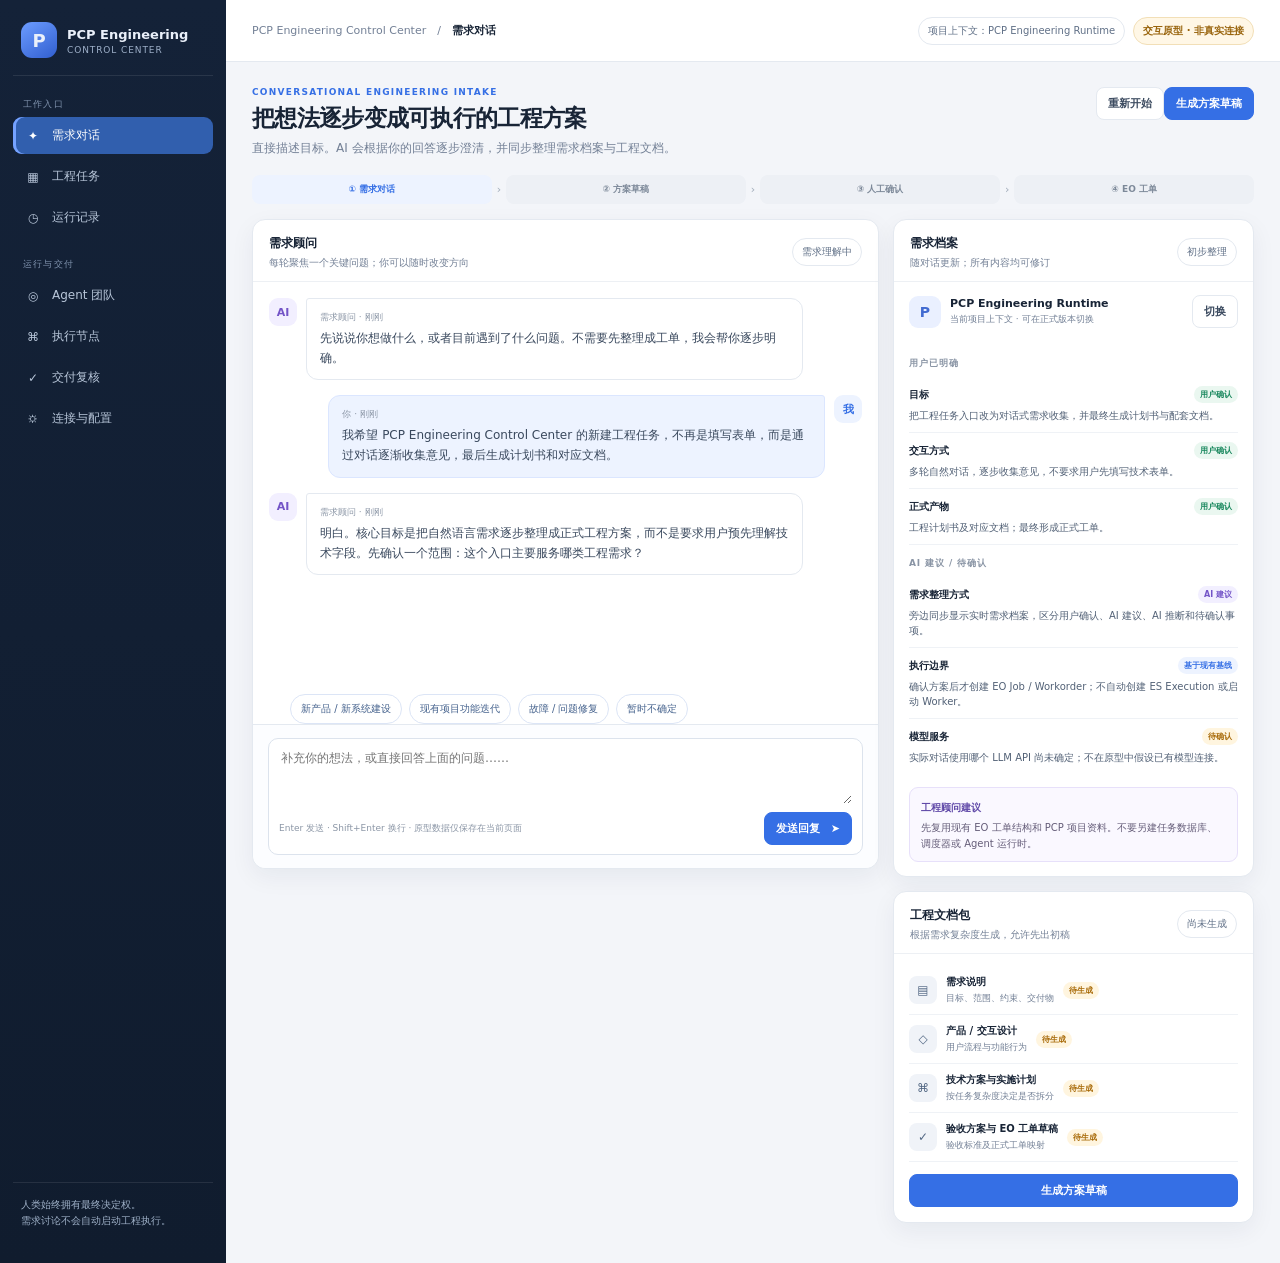
<file: design/pcp-engineering-control-center-conversational-intake-demo.html>
<!doctype html>
<html lang="zh-CN">
<head>
<meta charset="utf-8"><meta name="viewport" content="width=device-width,initial-scale=1">
<title>PCP Engineering Control Center · 对话式需求工作区</title>
<style>
:root{--bg:#f3f5f9;--surface:#fff;--surface2:#f8fafc;--ink:#182436;--muted:#738096;--line:#e4e9f0;--nav:#142238;--blue:#356fe5;--blue2:#edf3ff;--green:#16865b;--green2:#eaf7f0;--amber:#a86a08;--amber2:#fff5df;--purple:#7354c7;--purple2:#f2efff;--shadow:0 8px 24px rgba(25,42,70,.06);font-family:Inter,ui-sans-serif,system-ui,-apple-system,"Segoe UI","Microsoft YaHei",sans-serif}
*{box-sizing:border-box}body{margin:0;background:var(--bg);color:var(--ink);font-size:14px}button,textarea{font:inherit}button{cursor:pointer}.app{min-height:100vh;display:grid;grid-template-columns:226px minmax(0,1fr)}.side{background:linear-gradient(180deg,var(--nav),#101c2e);color:#eaf0fa;padding:20px 13px;display:flex;flex-direction:column;gap:22px}.brand{display:flex;align-items:center;gap:10px;padding:2px 8px 17px;border-bottom:1px solid #ffffff17}.mark{width:36px;height:36px;border-radius:11px;background:linear-gradient(145deg,#6c9cff,#315fd0);display:grid;place-items:center;font-weight:800;font-size:18px}.brand b{font-size:13px}.brand small{display:block;color:#9fb1ca;font-size:9px;margin-top:3px;letter-spacing:.1em}.nav-label{font-size:9px;color:#8194af;letter-spacing:.13em;padding:0 10px 6px}.nav{display:grid;gap:4px}.nav button{border:0;background:transparent;color:#b8c6d9;text-align:left;padding:10px 11px;border-radius:9px;font-size:12px;display:flex;gap:10px;align-items:center}.nav button.active{background:#2a4264;color:white;box-shadow:inset 3px 0 #75a2ff}.nav button .ico{width:18px;text-align:center}.nav button.primary-nav{background:#315fae;color:#fff}.side-note{margin-top:auto;border-top:1px solid #ffffff17;padding:14px 8px;color:#9eb0c7;font-size:10px;line-height:1.6}.main{min-width:0}.top{height:62px;background:#fff;border-bottom:1px solid var(--line);display:flex;align-items:center;justify-content:space-between;padding:0 26px;position:sticky;top:0;z-index:3}.crumb{font-size:11px;color:var(--muted)}.crumb b{color:var(--ink)}.topright{display:flex;gap:8px;align-items:center}.pill{border:1px solid var(--line);border-radius:20px;padding:6px 9px;font-size:10px;color:#607087;background:#fff}.pill.demo{background:#fff7e6;border-color:#f2dfb7;color:#98630b;font-weight:700}.content{max-width:1580px;margin:auto;padding:25px 26px 40px}.head{display:flex;justify-content:space-between;align-items:flex-start;gap:14px;margin-bottom:18px}.eyebrow{font-size:9px;letter-spacing:.14em;text-transform:uppercase;color:var(--blue);font-weight:800;margin-bottom:6px}.head h1{font-size:23px;letter-spacing:-.03em;margin:0 0 6px}.head p{font-size:12px;color:var(--muted);margin:0}.btn{border:1px solid var(--line);background:#fff;border-radius:8px;padding:8px 11px;font-size:11px;font-weight:650;color:#3c4b60}.btn.primary{background:var(--blue);border-color:var(--blue);color:#fff}.btn:disabled{opacity:.45;cursor:not-allowed}.layout{display:grid;grid-template-columns:minmax(440px,1.65fr) minmax(310px,.95fr);gap:14px;align-items:start}.card{background:var(--surface);border:1px solid var(--line);border-radius:13px;box-shadow:var(--shadow);min-width:0}.cardhead{padding:14px 16px 11px;border-bottom:1px solid #edf0f4;display:flex;align-items:center;justify-content:space-between;gap:10px}.cardhead b{font-size:12px}.cardhead small{display:block;color:var(--muted);font-size:10px;margin-top:4px}.chat{display:flex;flex-direction:column;min-height:650px}.chatbody{padding:16px;display:flex;flex-direction:column;gap:15px;flex:1;max-height:610px;overflow:auto}.msg{display:flex;gap:9px;max-width:90%}.msg.user{align-self:flex-end;flex-direction:row-reverse}.avatar{width:28px;height:28px;flex:none;border-radius:9px;background:var(--purple2);color:var(--purple);display:grid;place-items:center;font-size:11px;font-weight:800}.user .avatar{background:var(--blue2);color:var(--blue)}.bubble{padding:11px 13px;border:1px solid var(--line);border-radius:3px 12px 12px 12px;background:#fff;font-size:12px;line-height:1.65;color:#39485d}.user .bubble{background:var(--blue2);border-color:#dbe6ff;border-radius:12px 3px 12px 12px}.bubble .meta{font-size:9px;color:#8b96a6;margin-bottom:4px}.chips{display:flex;flex-wrap:wrap;gap:7px;margin:0 0 0 37px}.chip{border:1px solid #dce5f6;background:#fff;color:#45628d;padding:7px 10px;border-radius:20px;font-size:10px}.chip:hover{border-color:var(--blue);background:var(--blue2)}.composer{border-top:1px solid var(--line);padding:13px 15px;background:#fcfdff;border-radius:0 0 13px 13px}.composebox{border:1px solid #dce3ed;background:#fff;border-radius:10px;padding:9px 10px}.composebox textarea{border:0;outline:0;resize:vertical;width:100%;min-height:56px;font-size:12px;color:var(--ink)}.composefoot{display:flex;align-items:center;justify-content:space-between;gap:10px;margin-top:5px}.composefoot small{font-size:9px;color:#8b96a6}.rightcol{display:grid;gap:14px}.projectrow{display:flex;align-items:center;gap:9px;padding:13px 15px}.projecticon{width:32px;height:32px;border-radius:9px;background:#eaf0ff;color:#426bd1;display:grid;place-items:center;font-weight:800}.projectrow b{font-size:11px;display:block}.projectrow small{font-size:9px;color:var(--muted);display:block;margin-top:3px}.projectrow button{margin-left:auto}.dossier{padding:4px 15px 13px}.sectionlabel{font-size:9px;letter-spacing:.1em;color:#8a95a5;font-weight:800;text-transform:uppercase;margin:12px 0 7px}.field{padding:9px 0;border-bottom:1px solid #eff2f6}.field:last-child{border-bottom:0}.fieldtop{display:flex;justify-content:space-between;gap:8px;align-items:center}.fieldtop b{font-size:10px}.field p{font-size:10px;line-height:1.5;color:#526176;margin:5px 0 0}.tag{font-size:8px;font-weight:750;padding:3px 6px;border-radius:20px;white-space:nowrap}.tag.confirmed{background:var(--green2);color:var(--green)}.tag.suggested{background:var(--purple2);color:var(--purple)}.tag.inferred{background:var(--blue2);color:var(--blue)}.tag.pending{background:var(--amber2);color:var(--amber)}.advice{margin:0 15px 14px;padding:10px 11px;border:1px solid #e7e0fa;background:#faf8ff;border-radius:9px}.advice b{font-size:10px;color:#6049a8}.advice p{font-size:10px;color:#655d79;line-height:1.55;margin:5px 0 0}.docs{padding:12px 15px 15px}.docrow{display:flex;gap:9px;align-items:center;padding:9px 0;border-bottom:1px solid #eff2f6}.docrow:last-child{border:0}.docicon{width:28px;height:28px;border-radius:8px;background:#f0f3f8;color:#526783;display:grid;place-items:center;font-size:12px}.docrow b{font-size:10px;display:block}.docrow small{font-size:9px;color:var(--muted);display:block;margin-top:3px}.docrow button{margin-left:auto}.docactions{display:flex;gap:8px;margin-top:12px}.docactions .btn{flex:1}.progress{display:flex;align-items:center;gap:5px;margin:0 0 15px}.stage{flex:1;text-align:center;padding:8px 5px;border-radius:8px;background:#edf0f5;color:#7d8999;font-size:9px;font-weight:700}.stage.active{background:var(--blue2);color:var(--blue)}.stage.done{background:var(--green2);color:var(--green)}.arrow{color:#a2adba;font-size:11px}.toast{position:fixed;bottom:20px;left:50%;transform:translateX(-50%);background:#17263c;color:white;padding:10px 14px;border-radius:9px;font-size:11px;box-shadow:var(--shadow);opacity:0;pointer-events:none;transition:.2s;z-index:10}.toast.show{opacity:1}.modalbg{display:none;position:fixed;inset:0;background:#14223866;z-index:8;align-items:center;justify-content:center;padding:20px}.modalbg.show{display:flex}.modal{width:min(760px,100%);max-height:85vh;overflow:auto;background:#fff;border-radius:14px;box-shadow:0 20px 70px #0e1c3040}.modalhead{padding:15px 18px;border-bottom:1px solid var(--line);display:flex;justify-content:space-between;align-items:center}.modalhead b{font-size:13px}.modalbody{padding:18px;font-size:12px;line-height:1.7;color:#405067;white-space:pre-wrap}.modalfoot{padding:12px 18px;border-top:1px solid var(--line);display:flex;justify-content:flex-end;gap:8px}@media(max-width:1050px){.app{grid-template-columns:70px minmax(0,1fr)}.side{padding:18px 8px}.brand{justify-content:center}.brandtext,.nav-label,.nav button .label,.side-note{display:none}.nav button{justify-content:center}.nav button .ico{font-size:17px}.content{padding:18px}.layout{grid-template-columns:1fr}.rightcol{grid-template-columns:1fr 1fr}.chat{min-height:550px}}@media(max-width:680px){.app{display:block}.side{display:none}.top{padding:0 14px}.content{padding:15px 12px}.head{display:block}.head .actions{margin-top:12px}.rightcol{grid-template-columns:1fr}.layout{display:block}.chat{min-height:520px;margin-bottom:12px}.chatbody{max-height:480px}.msg{max-width:100%}}
</style>
</head>
<body>
<div class="app">
<aside class="side">
 <div class="brand"><div class="mark">P</div><div class="brandtext"><b>PCP Engineering</b><small>CONTROL CENTER</small></div></div>
 <div><div class="nav-label">工作入口</div><div class="nav"><button class="primary-nav active"><span class="ico">✦</span><span class="label">需求对话</span></button><button><span class="ico">▦</span><span class="label">工程任务</span></button><button><span class="ico">◷</span><span class="label">运行记录</span></button></div></div>
 <div><div class="nav-label">运行与交付</div><div class="nav"><button><span class="ico">◎</span><span class="label">Agent 团队</span></button><button><span class="ico">⌘</span><span class="label">执行节点</span></button><button><span class="ico">✓</span><span class="label">交付复核</span></button><button><span class="ico">⛭</span><span class="label">连接与配置</span></button></div></div>
 <div class="side-note">人类始终拥有最终决定权。<br>需求讨论不会自动启动工程执行。</div>
</aside>
<main class="main">
 <header class="top"><div class="crumb">PCP Engineering Control Center　/　<b>需求对话</b></div><div class="topright"><span class="pill">项目上下文：PCP Engineering Runtime</span><span class="pill demo">交互原型 · 非真实连接</span></div></header>
 <div class="content">
  <div class="head"><div><div class="eyebrow">Conversational engineering intake</div><h1>把想法逐步变成可执行的工程方案</h1><p>直接描述目标。AI 会根据你的回答逐步澄清，并同步整理需求档案与工程文档。</p></div><div class="actions"><button class="btn" onclick="resetDemo()">重新开始</button><button class="btn primary" id="generateTop" onclick="generatePackage()">生成方案草稿</button></div></div>
  <div class="progress"><div class="stage active" id="stage1">① 需求对话</div><span class="arrow">›</span><div class="stage" id="stage2">② 方案草稿</div><span class="arrow">›</span><div class="stage" id="stage3">③ 人工确认</div><span class="arrow">›</span><div class="stage" id="stage4">④ EO 工单</div></div>
  <div class="layout">
   <section class="card chat">
    <div class="cardhead"><div><b>需求顾问</b><small>每轮聚焦一个关键问题；你可以随时改变方向</small></div><span class="pill">需求理解中</span></div>
    <div class="chatbody" id="chatbody">
     <div class="msg"><div class="avatar">AI</div><div class="bubble"><div class="meta">需求顾问 · 刚刚</div>先说说你想做什么，或者目前遇到了什么问题。不需要先整理成工单，我会帮你逐步明确。</div></div>
     <div class="msg user"><div class="avatar">我</div><div class="bubble"><div class="meta">你 · 刚刚</div>我希望 PCP Engineering Control Center 的新建工程任务，不再是填写表单，而是通过对话逐渐收集意见，最后生成计划书和对应文档。</div></div>
     <div class="msg"><div class="avatar">AI</div><div class="bubble"><div class="meta">需求顾问 · 刚刚</div>明白。核心目标是把自然语言需求逐步整理成正式工程方案，而不是要求用户预先理解技术字段。先确认一个范围：这个入口主要服务哪类工程需求？</div></div>
    </div>
    <div class="chips" id="chips"><button class="chip" onclick="choose('新产品或新系统建设')">新产品 / 新系统建设</button><button class="chip" onclick="choose('现有项目功能迭代')">现有项目功能迭代</button><button class="chip" onclick="choose('故障排查与问题修复')">故障 / 问题修复</button><button class="chip" onclick="choose('暂时不确定，希望先讨论')">暂时不确定</button></div>
    <div class="composer"><div class="composebox"><textarea id="reply" placeholder="补充你的想法，或直接回答上面的问题……"></textarea><div class="composefoot"><small>Enter 发送 · Shift+Enter 换行 · 原型数据仅保存在当前页面</small><button class="btn primary" onclick="sendReply()">发送回复　➤</button></div></div></div>
   </section>
   <aside class="rightcol">
    <section class="card">
     <div class="cardhead"><div><b>需求档案</b><small>随对话更新；所有内容均可修订</small></div><span class="pill" id="dossierState">初步整理</span></div>
     <div class="projectrow"><div class="projecticon">P</div><div><b>PCP Engineering Runtime</b><small>当前项目上下文 · 可在正式版本切换</small></div><button class="btn" onclick="toast('原型说明：正式版将从现有项目列表选择')">切换</button></div>
     <div class="dossier">
      <div class="sectionlabel">用户已明确</div>
      <div class="field"><div class="fieldtop"><b>目标</b><span class="tag confirmed">用户确认</span></div><p id="goal">把工程任务入口改为对话式需求收集，并最终生成计划书与配套文档。</p></div>
      <div class="field"><div class="fieldtop"><b>交互方式</b><span class="tag confirmed">用户确认</span></div><p id="interaction">多轮自然对话，逐步收集意见，不要求用户先填写技术表单。</p></div>
      <div class="field"><div class="fieldtop"><b>正式产物</b><span class="tag confirmed">用户确认</span></div><p id="outputs">工程计划书及对应文档；最终形成正式工单。</p></div>
      <div class="sectionlabel">AI 建议 / 待确认</div>
      <div class="field"><div class="fieldtop"><b>需求整理方式</b><span class="tag suggested">AI 建议</span></div><p>旁边同步显示实时需求档案，区分用户确认、AI 建议、AI 推断和待确认事项。</p></div>
      <div class="field"><div class="fieldtop"><b>执行边界</b><span class="tag inferred">基于现有基线</span></div><p>确认方案后才创建 EO Job / Workorder；不自动创建 ES Execution 或启动 Worker。</p></div>
      <div class="field"><div class="fieldtop"><b>模型服务</b><span class="tag pending">待确认</span></div><p id="provider">实际对话使用哪个 LLM API 尚未确定；不在原型中假设已有模型连接。</p></div>
     </div>
     <div class="advice"><b>工程顾问建议</b><p>先复用现有 EO 工单结构和 PCP 项目资料。不要另建任务数据库、调度器或 Agent 运行时。</p></div>
    </section>
    <section class="card">
     <div class="cardhead"><div><b>工程文档包</b><small>根据需求复杂度生成，允许先出初稿</small></div><span class="pill" id="docState">尚未生成</span></div>
     <div class="docs" id="docList"><div class="docrow"><div class="docicon">▤</div><div><b>需求说明</b><small>目标、范围、约束、交付物</small></div><span class="tag pending">待生成</span></div><div class="docrow"><div class="docicon">◇</div><div><b>产品 / 交互设计</b><small>用户流程与功能行为</small></div><span class="tag pending">待生成</span></div><div class="docrow"><div class="docicon">⌘</div><div><b>技术方案与实施计划</b><small>按任务复杂度决定是否拆分</small></div><span class="tag pending">待生成</span></div><div class="docrow"><div class="docicon">✓</div><div><b>验收方案与 EO 工单草稿</b><small>验收标准及正式工单映射</small></div><span class="tag pending">待生成</span></div><div class="docactions"><button class="btn primary" onclick="generatePackage()">生成方案草稿</button></div></div>
    </section>
   </aside>
  </div>
  <div class="card" id="confirmCard" style="display:none;margin-top:14px">
   <div class="cardhead"><div><b>方案包预览与确认</b><small>文档为草稿；你可以先查看，再决定是否形成正式工单</small></div><span class="tag suggested" id="confirmState">草稿已生成</span></div>
   <div class="docs"><div id="docPreview" style="font-size:11px;line-height:1.7;color:#536176;background:#f8fafc;border:1px solid var(--line);border-radius:9px;padding:13px;white-space:pre-wrap">选择右侧文档查看预览。</div><div class="docactions" style="margin-top:12px"><button class="btn" onclick="toast('原型：文档可编辑与重新生成将在正式版本接入')">修改需求</button><button class="btn primary" id="confirmBtn" onclick="confirmPackage()">确认方案并生成 EO 工单草稿</button></div><div style="font-size:9px;color:#8b96a6;margin-top:9px">此按钮仅模拟确认，不会真实写入 EO、ES，也不会启动 Ruflo / Autoloop。</div></div>
  </div>
 </div>
</main>
</div>
<div class="modalbg" id="previewModal" onclick="if(event.target.id==='previewModal')closePreview()"><div class="modal"><div class="modalhead"><b id="modalTitle">文档预览</b><button class="btn" onclick="closePreview()">关闭</button></div><div class="modalbody" id="modalBody"></div><div class="modalfoot"><button class="btn" onclick="closePreview()">返回</button></div></div></div>
<div class="toast" id="toast"></div>
<script>
let step=0,generated=false,confirmed=false,toastTimer;
const questions=[
 {q:"下一步确认预期产物：你希望每次对话结束后，至少形成哪些正式内容？",chips:["需求说明 + 实施计划","完整产品方案 + 技术设计 + 验收标准","根据任务大小自动决定","先讨论，不预设文件清单"]},
 {q:"这些文档应该如何进入正式项目？",chips:["确认后写入对应项目文档目录","先下载文档包，再由我决定保存位置","先形成草稿，确认后再选择保存位置"]},
 {q:"最后一个关键边界：方案确认后，系统应该做什么？",chips:["只生成 EO 工单，不自动执行","生成 EO 工单并等待我单独授权执行","先保留为方案，不创建工单"]}
];
const docs=[
 {title:"需求说明",body:"# 工程需求说明\\n\\n## 目标\\n将 PCP Engineering Control Center 的新建工程任务入口改为对话式需求收集。\\n\\n## 交互\\n用户以自然语言描述目标；AI 根据需求缺口逐轮提出一个关键问题；用户可随时补充、修正或改变方向。\\n\\n## 需求档案\\n同步维护目标、范围、约束、交付物、验收条件及未决事项。每项标注来源：用户确认、AI 建议、AI 推断或待确认。\\n\\n## 未决事项\\nLLM API 提供方、草稿持久化方式和正式文档保存位置尚待确定。"},
 {title:"产品 / 交互设计",body:"# 产品与交互设计\\n\\n## 主入口\\n原“新建工程任务”改为“需求对话”。\\n\\n## 主工作区\\n左侧为多轮对话与自由输入；右侧为实时需求档案、来源标记、AI 建议和待确认问题。\\n\\n## 对话原则\\n每轮只追问最重要的缺口；建议选项是可选快捷入口，不替代自由文本；不重复询问已确认内容。\\n\\n## 方案确认\\n生成草稿后可逐项预览和修改。只有用户明确确认后，才创建 EO 工单。"},
 {title:"技术方案与实施计划",body:"# 技术方案与实施计划\\n\\n1. 在现有 Dashboard 中增加对话式需求工作区。\\n2. 复用现有项目上下文和 PCP 基线引用。\\n3. 维护带来源状态的需求档案。\\n4. 使用服务端 LLM 适配层完成澄清和文档草拟；具体 Provider 需配置确认。\\n5. 复用现有 EO Job / Workorder Schema。\\n6. 不新增任务数据库、调度器、Worker Pool 或执行账本。\\n7. 不在需求对话中直接调用 Ruflo / Autoloop / ES 控制接口。"},
 {title:"验收方案与 EO 工单草稿",body:"# 验收方案\\n\\n- 可以用自由文本启动并持续多轮对话。\\n- AI 每轮按当前信息提出一个关键问题。\\n- 需求档案随对话更新，并正确区分确认、建议、推断和未决。\\n- 未决事项不会阻止生成初稿，但会明确显示。\\n- 文档包可以预览、修订，再次生成。\\n- 未经用户确认，不创建正式 EO Job / Workorder。\\n- 创建 EO 工单不触发 ES Execution 或 Worker 执行。\\n- 模型服务不可用时如实显示，不伪造 AI 回复或文档生成。"}
];
function addMsg(who,txt){const box=document.getElementById("chatbody");const d=document.createElement("div");d.className="msg "+(who==="user"?"user":"");const av=document.createElement("div");av.className="avatar";av.textContent=who==="user"?"我":"AI";const b=document.createElement("div");b.className="bubble";const m=document.createElement("div");m.className="meta";m.textContent=(who==="user"?"你":"需求顾问")+" · 刚刚";const t=document.createElement("div");t.textContent=txt;b.append(m,t);d.append(av,b);box.append(d);box.scrollTop=box.scrollHeight}
function setChips(items){const box=document.getElementById("chips");box.innerHTML="";items.forEach(x=>{const b=document.createElement("button");b.className="chip";b.textContent=x;b.onclick=()=>choose(x);box.append(b)})}
function choose(txt){document.getElementById("reply").value=txt;sendReply()}
function sendReply(){const el=document.getElementById("reply");const txt=el.value.trim();if(!txt)return;addMsg("user",txt);el.value="";if(step===0){document.getElementById("dossierState").textContent="范围已补充";addMsg("ai","收到。需求类型已补充为“"+txt+"”。"+questions[0].q);setChips(questions[0].chips)}else if(step===1){document.getElementById("outputs").textContent=txt;addMsg("ai","已记录你的文档产物偏好。"+questions[1].q);setChips(questions[1].chips)}else if(step===2){document.getElementById("provider").textContent="保存方式偏好："+txt+"；实际文件持久化仍需核对现有项目能力。";addMsg("ai","已记录。"+questions[2].q);setChips(questions[2].chips)}else{document.getElementById("interaction").textContent="多轮自然对话；执行边界："+txt+"。";addMsg("ai","已记录执行边界。现有信息足以形成一份初步方案；未确认的模型服务和文档保存机制会保留为待确认事项。你可以继续补充，也可以生成方案草稿。");setChips(["继续补充其他要求","生成方案草稿"])}step=Math.min(step+1,3);document.getElementById("stage1").className="stage done";document.getElementById("stage2").className="stage active"}
function generatePackage(){generated=true;document.getElementById("stage1").className="stage done";document.getElementById("stage2").className="stage done";document.getElementById("stage3").className="stage active";document.getElementById("docState").textContent="草稿已生成";document.getElementById("dossierState").textContent="需求初步收敛";document.getElementById("confirmCard").style.display="block";const list=document.getElementById("docList");list.innerHTML="";docs.forEach((d,i)=>{const row=document.createElement("div");row.className="docrow";row.innerHTML='<div class="docicon">▤</div><div><b>'+d.title+'</b><small>草稿 · 点击预览</small></div><button class="btn" onclick="viewDoc('+i+')">预览</button>';list.append(row)});const actions=document.createElement("div");actions.className="docactions";actions.innerHTML='<button class="btn" id="exportBtn">导出文档包</button><button class="btn" id="continueBtn">继续讨论</button>';list.append(actions);document.getElementById("exportBtn").onclick=()=>toast("原型：正式版支持导出或保存到项目文档目录");document.getElementById("continueBtn").onclick=()=>toast("原型：可回到对话继续修改");viewDoc(0);document.getElementById("confirmCard").scrollIntoView({behavior:"smooth",block:"nearest"});toast("方案草稿已生成；未决事项已保留")}
function viewDoc(i){if(!generated)return;document.getElementById("docPreview").textContent=docs[i].body;document.getElementById("modalTitle").textContent=docs[i].title;document.getElementById("modalBody").textContent=docs[i].body}
function confirmPackage(){if(!generated)return;confirmed=true;document.getElementById("stage3").className="stage done";document.getElementById("stage4").className="stage active";document.getElementById("confirmState").textContent="用户已确认（模拟）";document.getElementById("confirmBtn").textContent="EO 工单草稿已准备（模拟）";document.getElementById("confirmBtn").disabled=true;toast("原型：确认已记录；没有真实写入 EO 或启动执行")}
function closePreview(){document.getElementById("previewModal").classList.remove("show")}
function resetDemo(){step=0;generated=false;confirmed=false;location.reload()}
function toast(s){const t=document.getElementById("toast");t.textContent=s;t.classList.add("show");clearTimeout(toastTimer);toastTimer=setTimeout(()=>t.classList.remove("show"),2500)}
document.getElementById("reply").addEventListener("keydown",e=>{if(e.key==="Enter"&&!e.shiftKey){e.preventDefault();sendReply()}});
</script>
</body></html>
</file>
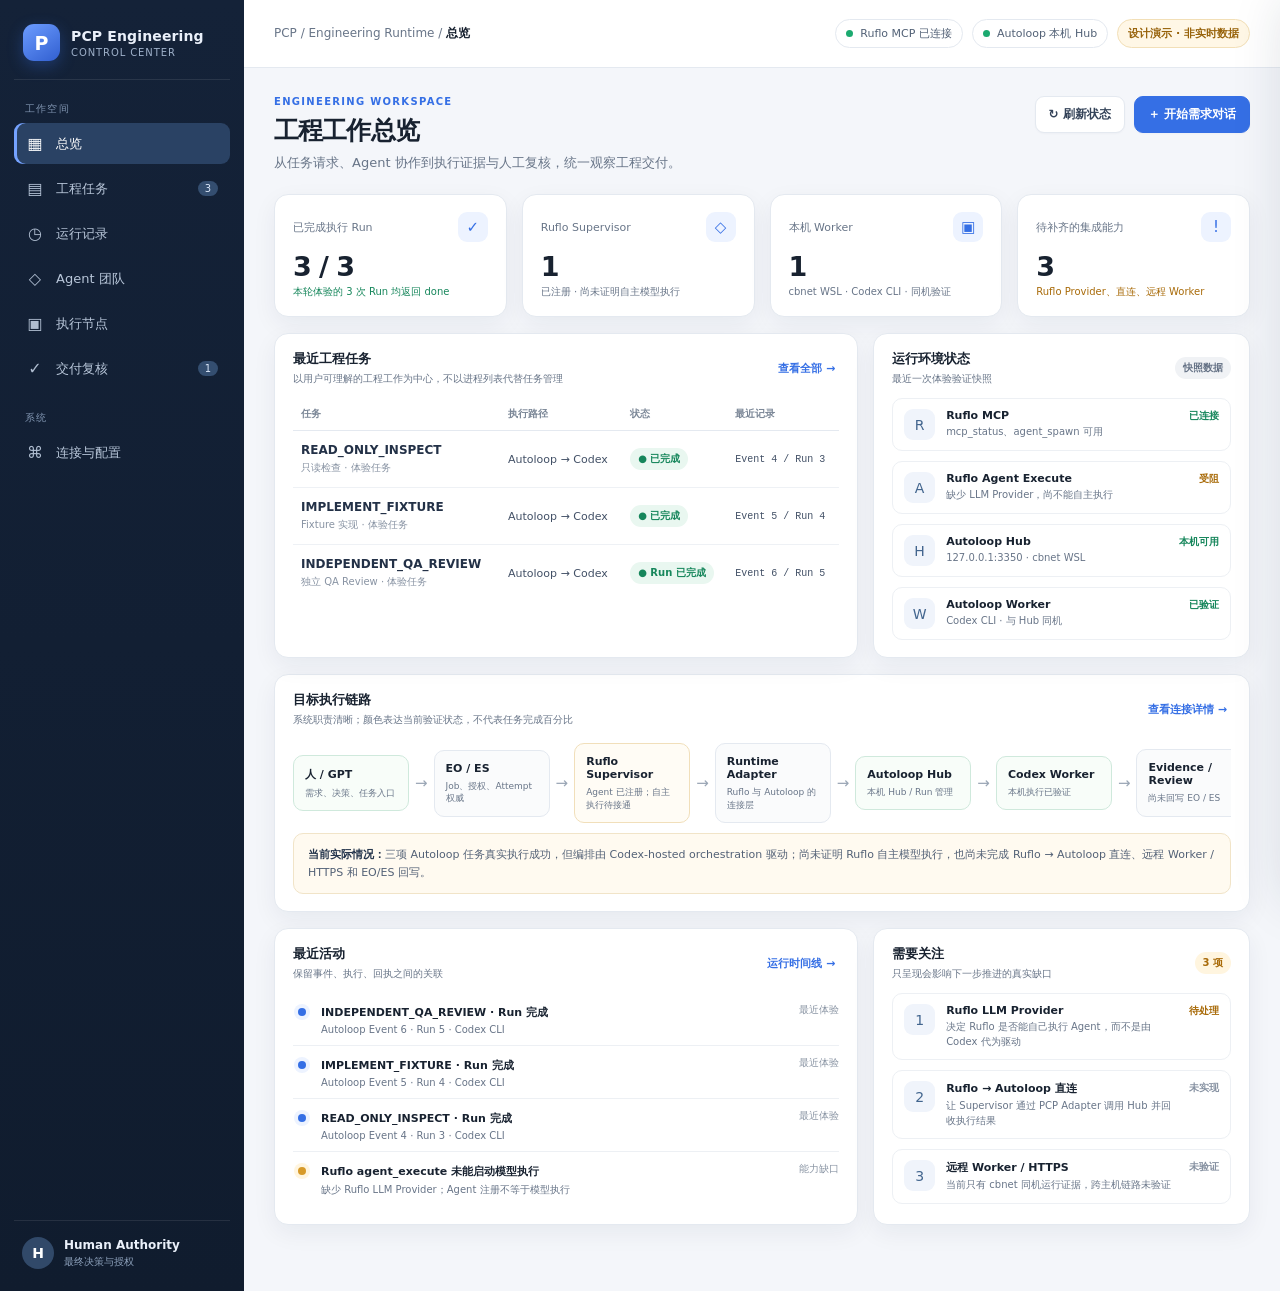
<file: design/pcp-engineering-control-center-demo.html>
<!doctype html>
<html lang="zh-CN">
<head>
<meta charset="utf-8" />
<meta name="viewport" content="width=device-width,initial-scale=1" />
<title>PCP Engineering Control Center — Design Demo</title>
<style>
:root{--bg:#f4f6fa;--surface:#fff;--surface-2:#f8fafc;--ink:#182230;--muted:#687588;--line:#e4e9f0;--nav:#142238;--nav2:#1c304b;--blue:#356fe5;--blue-soft:#edf3ff;--green:#16865b;--green-soft:#e9f7f0;--amber:#a86a08;--amber-soft:#fff5df;--red:#c43d49;--red-soft:#fff0f1;--purple:#7354c7;--purple-soft:#f2efff;--shadow:0 8px 24px rgba(25,42,70,.06);--radius:14px;font-family:Inter,ui-sans-serif,system-ui,-apple-system,"Segoe UI","Microsoft YaHei",sans-serif}
*{box-sizing:border-box}body{margin:0;background:var(--bg);color:var(--ink);font-size:14px}button,input,select,textarea{font:inherit}button{cursor:pointer}.app{min-height:100vh;display:grid;grid-template-columns:244px minmax(0,1fr)}
.sidebar{background:linear-gradient(180deg,var(--nav),#101c2e);color:#eaf0fa;padding:22px 14px;display:flex;flex-direction:column;gap:22px}.brand{display:flex;gap:11px;align-items:center;padding:2px 9px 18px;border-bottom:1px solid #ffffff17}.brand-mark{width:37px;height:37px;border-radius:11px;background:linear-gradient(145deg,#6c9cff,#315fd0);display:grid;place-items:center;color:white;font-weight:800;font-size:19px;box-shadow:0 5px 16px #376bda55}.brand-name{font-size:14px;font-weight:750;letter-spacing:.01em}.brand-sub{font-size:10px;color:#9fb1ca;margin-top:3px;letter-spacing:.09em;text-transform:uppercase}.nav-label{font-size:10px;color:#7f93af;padding:0 11px 7px;letter-spacing:.12em;text-transform:uppercase}.nav{display:grid;gap:4px}.nav button{border:0;background:transparent;color:#b8c6d9;text-align:left;padding:11px 12px;border-radius:9px;display:flex;align-items:center;gap:12px;font-size:13px}.nav button:hover{background:#ffffff0b;color:#fff}.nav button.active{background:#2a4264;color:white;box-shadow:inset 3px 0 #75a2ff}.nav .ico{width:18px;text-align:center;font-size:16px;opacity:.95}.nav .count{margin-left:auto;background:#344e70;color:#dce8fa;padding:2px 7px;border-radius:20px;font-size:10px}.side-bottom{margin-top:auto;border-top:1px solid #ffffff17;padding:16px 8px 0}.authority{display:flex;gap:10px;align-items:center}.avatar{width:32px;height:32px;border-radius:50%;background:#314969;display:grid;place-items:center;color:#fff;font-weight:700}.authority b{display:block;font-size:12px}.authority small{color:#8fa3bd;font-size:10px}
.main{min-width:0}.topbar{height:68px;background:#fff;border-bottom:1px solid var(--line);display:flex;align-items:center;justify-content:space-between;padding:0 30px;gap:20px;position:sticky;top:0;z-index:5}.crumb{font-size:12px;color:var(--muted)}.crumb b{color:var(--ink);font-weight:650}.top-actions{display:flex;align-items:center;gap:9px}.pill{display:inline-flex;align-items:center;gap:7px;padding:6px 10px;border:1px solid var(--line);border-radius:20px;background:#fff;color:#526176;font-size:11px;white-space:nowrap}.dot{width:7px;height:7px;border-radius:50%;background:#a0aaba}.dot.green{background:#1caa70}.dot.amber{background:#e1a12b}.dot.red{background:#d24c57}.demo-tag{background:#fff7e6;border-color:#f2dfb7;color:#98630b;font-weight:650}.content{max-width:1600px;margin:0 auto;padding:28px 30px 50px}.page-head{display:flex;justify-content:space-between;align-items:flex-start;gap:18px;margin-bottom:22px}.eyebrow{font-size:10px;letter-spacing:.13em;color:var(--blue);font-weight:750;text-transform:uppercase;margin-bottom:7px}.page-head h1{font-size:25px;letter-spacing:-.035em;margin:0 0 7px}.page-head p{color:var(--muted);margin:0;font-size:13px}.actions{display:flex;gap:9px;flex-wrap:wrap}.btn{border:1px solid var(--line);background:#fff;color:#334258;border-radius:9px;padding:9px 13px;font-size:12px;font-weight:650;box-shadow:0 1px 2px #15243b08}.btn:hover{background:#f8fafc}.btn.primary{background:var(--blue);border-color:var(--blue);color:#fff}.btn.primary:hover{background:#285fce}.btn:disabled{opacity:.48;cursor:not-allowed}.btn.small{padding:6px 9px;font-size:11px}.grid{display:grid;gap:15px}.metrics{grid-template-columns:repeat(4,minmax(0,1fr));margin-bottom:16px}.card{background:var(--surface);border:1px solid var(--line);border-radius:var(--radius);box-shadow:var(--shadow);min-width:0}.metric{padding:17px 18px}.metric-top{display:flex;align-items:center;justify-content:space-between;color:var(--muted);font-size:11px}.metric-icon{width:30px;height:30px;border-radius:9px;background:var(--blue-soft);color:var(--blue);display:grid;place-items:center;font-size:15px}.metric-value{font-size:27px;font-weight:760;letter-spacing:-.04em;margin:9px 0 3px;font-variant-numeric:tabular-nums}.metric-foot{font-size:10px;color:var(--muted)}.metric-foot.good{color:var(--green)}.metric-foot.warn{color:var(--amber)}
.two-col{grid-template-columns:minmax(0,1.55fr) minmax(310px,1fr);margin-bottom:16px}.three-col{grid-template-columns:repeat(3,minmax(0,1fr))}.card-head{padding:16px 18px 12px;display:flex;justify-content:space-between;align-items:center;gap:10px}.card-head h2{font-size:13px;margin:0;font-weight:750}.card-head p{font-size:10px;color:var(--muted);margin:4px 0 0}.card-body{padding:0 18px 17px}.link{border:0;background:transparent;color:var(--blue);font-size:11px;font-weight:650;padding:4px}.table-wrap{overflow:auto}table{width:100%;border-collapse:collapse;white-space:nowrap}th{text-align:left;color:#7b8797;font-size:10px;font-weight:650;padding:9px 8px;border-bottom:1px solid var(--line)}td{padding:12px 8px;border-bottom:1px solid #eef1f5;font-size:11px;color:#425066}tr:last-child td{border-bottom:0}tbody tr{cursor:pointer}tbody tr:hover{background:#f8faff}.task-title{font-size:12px;color:#233147;font-weight:700}.sub{display:block;color:#8893a3;font-size:10px;margin-top:4px}.mono{font-family:ui-monospace,SFMono-Regular,Consolas,monospace;font-size:10px}.status{display:inline-flex;align-items:center;gap:5px;padding:4px 8px;border-radius:20px;font-size:10px;font-weight:700}.status.done{background:var(--green-soft);color:var(--green)}.status.running{background:var(--blue-soft);color:var(--blue)}.status.blocked{background:var(--amber-soft);color:var(--amber)}.status.failed{background:var(--red-soft);color:var(--red)}.status.neutral{background:#f0f2f5;color:#637084}.status .dot{width:6px;height:6px}
.system-list{display:grid;gap:10px}.system-row{display:flex;align-items:flex-start;gap:11px;padding:10px 11px;border:1px solid #edf0f4;border-radius:10px;background:#fff}.sys-icon{width:31px;height:31px;border-radius:9px;background:#f0f4fb;color:#42658e;display:grid;place-items:center;font-size:14px;flex:none}.sys-copy{min-width:0;flex:1}.sys-copy b{font-size:11px;display:block}.sys-copy small{font-size:10px;color:var(--muted);display:block;margin-top:3px;line-height:1.45}.sys-state{font-size:10px;font-weight:700;white-space:nowrap}.sys-state.ok{color:var(--green)}.sys-state.warn{color:var(--amber)}.sys-state.off{color:#8792a2}
.flow{display:flex;align-items:center;gap:6px;overflow:auto;padding:4px 0 10px}.flow-step{min-width:116px;flex:1;border:1px solid var(--line);border-radius:10px;padding:11px;background:#fff}.flow-step b{font-size:11px;display:block}.flow-step small{display:block;font-size:9px;color:var(--muted);margin-top:5px;line-height:1.4}.flow-step.ok{border-color:#cfe9dc;background:#f8fdf9}.flow-step.warn{border-color:#f1dfba;background:#fffcf5}.flow-step.off{background:#fafbfc}.arrow{color:#9aa6b5;font-size:15px;flex:none}.note{border-radius:10px;padding:12px 14px;background:#f7f9fc;border:1px solid #e9edf3;color:#536176;font-size:11px;line-height:1.6}.note b{color:#26364d}.note.warn{background:#fffaf0;border-color:#f1e4c8}.activity{display:grid;gap:0}.activity-item{display:grid;grid-template-columns:18px minmax(0,1fr) auto;gap:10px;padding:10px 0;border-bottom:1px solid #edf0f4}.activity-item:last-child{border-bottom:0}.timeline-dot{width:8px;height:8px;border-radius:50%;background:var(--blue);margin:5px auto 0;box-shadow:0 0 0 4px #edf3ff}.activity-item b{font-size:11px}.activity-item small{display:block;color:var(--muted);font-size:10px;margin-top:4px}.activity-time{font-size:10px;color:#8a95a4;white-space:nowrap}
.page{display:none}.page.active{display:block}.filters{display:flex;align-items:center;gap:8px;flex-wrap:wrap;margin-bottom:14px}.search{min-width:220px;max-width:360px;flex:1;border:1px solid var(--line);background:#fff;border-radius:9px;padding:9px 11px;font-size:12px;outline:none}.search:focus{border-color:#8aaff5;box-shadow:0 0 0 3px #356fe51a}.filter{border:1px solid var(--line);background:#fff;border-radius:9px;padding:8px 10px;color:#536176;font-size:11px}.detail-grid{display:grid;grid-template-columns:minmax(0,1.4fr) minmax(280px,.8fr);gap:15px}.detail-block{border:1px solid #edf0f4;border-radius:10px;padding:13px;margin-bottom:10px}.detail-block h3{font-size:11px;margin:0 0 9px}.kv{display:grid;grid-template-columns:120px minmax(0,1fr);gap:8px;padding:6px 0;border-bottom:1px solid #f0f2f5;font-size:10px}.kv:last-child{border-bottom:0}.kv span:first-child{color:var(--muted)}.kv span:last-child{color:#344258;overflow-wrap:anywhere}.agent-card,.worker-card{padding:15px;border:1px solid var(--line);border-radius:12px;background:#fff}.agent-top{display:flex;align-items:center;gap:10px}.agent-avatar{width:38px;height:38px;border-radius:11px;background:var(--purple-soft);color:var(--purple);display:grid;place-items:center;font-weight:800}.agent-top b{font-size:12px}.agent-top small{display:block;color:var(--muted);font-size:10px;margin-top:3px}.agent-meta{margin-top:13px;display:grid;gap:7px}.agent-meta div{display:flex;justify-content:space-between;gap:10px;font-size:10px}.agent-meta span:first-child{color:var(--muted)}.agent-meta span:last-child{font-weight:650;text-align:right}.worker-head{display:flex;justify-content:space-between;gap:10px;align-items:center}.worker-head b{font-size:12px}.worker-meta{font-size:10px;color:var(--muted);line-height:1.8;margin-top:9px}.bar{height:6px;background:#edf0f5;border-radius:20px;overflow:hidden;margin-top:7px}.bar span{display:block;height:100%;width:100%;background:#48a77d;border-radius:20px}.integration{display:flex;align-items:center;gap:12px;padding:13px 0;border-bottom:1px solid #edf0f4}.integration:last-child{border:0}.integration .sys-icon{width:36px;height:36px}.integration-main{flex:1;min-width:0}.integration-main b{display:block;font-size:12px}.integration-main small{display:block;color:var(--muted);font-size:10px;margin-top:4px}.integration-side{text-align:right}.integration-side .sys-state{display:block}.integration-side small{font-size:9px;color:var(--muted)}
.modal-backdrop{display:none;position:fixed;inset:0;background:#101b2b77;z-index:20;align-items:center;justify-content:center;padding:20px}.modal-backdrop.show{display:flex}.modal{width:min(620px,100%);background:#fff;border-radius:16px;box-shadow:0 24px 80px #0a183355;overflow:hidden}.modal-head{padding:18px 20px;border-bottom:1px solid var(--line);display:flex;justify-content:space-between;align-items:center}.modal-head h2{font-size:16px;margin:0}.modal-body{padding:20px;display:grid;gap:12px}.field label{display:block;font-size:10px;color:#657287;margin-bottom:6px;font-weight:700}.field input,.field textarea,.field select{width:100%;border:1px solid var(--line);border-radius:8px;padding:10px;font-size:12px;outline:none}.field textarea{min-height:78px;resize:vertical}.modal-foot{display:flex;justify-content:flex-end;gap:8px;padding:14px 20px;border-top:1px solid var(--line)}.toast{position:fixed;bottom:22px;right:24px;background:#17263c;color:white;padding:12px 16px;border-radius:10px;box-shadow:0 8px 30px #0003;font-size:12px;opacity:0;transform:translateY(10px);transition:.2s;pointer-events:none;z-index:30}.toast.show{opacity:1;transform:translateY(0)}.drawer{position:fixed;inset:0 0 0 auto;width:min(480px,100%);background:#fff;box-shadow:-20px 0 50px #17263c22;z-index:15;transform:translateX(105%);transition:transform .25s;overflow:auto;padding:22px}.drawer.open{transform:translateX(0)}.drawer-top{display:flex;justify-content:space-between;align-items:center;margin-bottom:18px}.drawer h2{font-size:17px;margin:0}.close{border:1px solid var(--line);background:#fff;border-radius:8px;padding:6px 9px}.drawer .note{margin-top:12px}
@media(max-width:1100px){.app{grid-template-columns:210px minmax(0,1fr)}.content{padding:22px}.metrics{grid-template-columns:repeat(2,minmax(0,1fr))}.two-col{grid-template-columns:1fr}.three-col{grid-template-columns:repeat(2,minmax(0,1fr))}}
@media(max-width:720px){.app{grid-template-columns:68px minmax(0,1fr)}.sidebar{padding:16px 7px}.brand{justify-content:center;padding:0 0 15px}.brand-copy,.nav-label,.nav button .nav-text,.nav .count,.authority-copy{display:none}.nav button{justify-content:center;padding:12px 5px}.nav .ico{font-size:18px}.side-bottom{padding:14px 0 0}.authority{justify-content:center}.topbar{padding:0 14px}.top-actions .pill:not(.demo-tag){display:none}.content{padding:18px 13px}.page-head{display:block}.actions{margin-top:14px}.detail-grid{grid-template-columns:1fr}.three-col{grid-template-columns:1fr}.flow{padding-bottom:12px}.flow-step{min-width:104px}}
@media(max-width:430px){.metrics{grid-template-columns:1fr 1fr}.metric{padding:13px}.metric-value{font-size:23px}.page-head h1{font-size:21px}.topbar{height:58px}.crumb{font-size:10px}.demo-tag{font-size:9px}.actions .btn{flex:1}.kv{grid-template-columns:95px 1fr}}
</style>
</head>
<body>
<div class="app">
<aside class="sidebar">
  <div class="brand"><div class="brand-mark">P</div><div class="brand-copy"><div class="brand-name">PCP Engineering</div><div class="brand-sub">Control Center</div></div></div>
  <div><div class="nav-label">工作空间</div><nav class="nav" id="nav">
    <button class="active" data-page="overview"><span class="ico">▦</span><span class="nav-text">总览</span></button>
    <button data-page="tasks"><span class="ico">▤</span><span class="nav-text">工程任务</span><span class="count">3</span></button>
    <button data-page="runs"><span class="ico">◷</span><span class="nav-text">运行记录</span></button>
    <button data-page="agents"><span class="ico">◇</span><span class="nav-text">Agent 团队</span></button>
    <button data-page="workers"><span class="ico">▣</span><span class="nav-text">执行节点</span></button>
    <button data-page="reviews"><span class="ico">✓</span><span class="nav-text">交付复核</span><span class="count">1</span></button>
  </nav></div>
  <div><div class="nav-label">系统</div><nav class="nav"><button data-page="integrations"><span class="ico">⌘</span><span class="nav-text">连接与配置</span></button></nav></div>
  <div class="side-bottom"><div class="authority"><div class="avatar">H</div><div class="authority-copy"><b>Human Authority</b><small>最终决策与授权</small></div></div></div>
</aside>
<main class="main">
<header class="topbar"><div class="crumb">PCP / Engineering Runtime / <b id="crumb">总览</b></div><div class="top-actions"><span class="pill"><i class="dot green"></i>Ruflo MCP 已连接</span><span class="pill"><i class="dot green"></i>Autoloop 本机 Hub</span><span class="pill demo-tag">设计演示 · 非实时数据</span></div></header>
<div class="content">
<section class="page active" id="page-overview">
  <div class="page-head"><div><div class="eyebrow">Engineering workspace</div><h1>工程工作总览</h1><p>从任务请求、Agent 协作到执行证据与人工复核，统一观察工程交付。</p></div><div class="actions"><button class="btn" onclick="toast('演示模式：刷新不会连接实际运行时')">↻ 刷新状态</button><button class="btn primary" onclick="openModal()">＋ 开始需求对话</button></div></div>
  <div class="grid metrics">
    <div class="card metric"><div class="metric-top"><span>已完成执行 Run</span><span class="metric-icon">✓</span></div><div class="metric-value">3 / 3</div><div class="metric-foot good">本轮体验的 3 次 Run 均返回 done</div></div>
    <div class="card metric"><div class="metric-top"><span>Ruflo Supervisor</span><span class="metric-icon">◇</span></div><div class="metric-value">1</div><div class="metric-foot">已注册 · 尚未证明自主模型执行</div></div>
    <div class="card metric"><div class="metric-top"><span>本机 Worker</span><span class="metric-icon">▣</span></div><div class="metric-value">1</div><div class="metric-foot">cbnet WSL · Codex CLI · 同机验证</div></div>
    <div class="card metric"><div class="metric-top"><span>待补齐的集成能力</span><span class="metric-icon">!</span></div><div class="metric-value">3</div><div class="metric-foot warn">Ruflo Provider、直连、远程 Worker</div></div>
  </div>
  <div class="grid two-col">
    <div class="card"><div class="card-head"><div><h2>最近工程任务</h2><p>以用户可理解的工程工作为中心，不以进程列表代替任务管理</p></div><button class="link" onclick="go('tasks')">查看全部 →</button></div><div class="card-body table-wrap"><table><thead><tr><th>任务</th><th>执行路径</th><th>状态</th><th>最近记录</th></tr></thead><tbody>
      <tr onclick="openTask('READ_ONLY_INSPECT')"><td><span class="task-title">READ_ONLY_INSPECT</span><span class="sub">只读检查 · 体验任务</span></td><td>Autoloop → Codex</td><td><span class="status done">● 已完成</span></td><td class="mono">Event 4 / Run 3</td></tr>
      <tr onclick="openTask('IMPLEMENT_FIXTURE')"><td><span class="task-title">IMPLEMENT_FIXTURE</span><span class="sub">Fixture 实现 · 体验任务</span></td><td>Autoloop → Codex</td><td><span class="status done">● 已完成</span></td><td class="mono">Event 5 / Run 4</td></tr>
      <tr onclick="openTask('INDEPENDENT_QA_REVIEW')"><td><span class="task-title">INDEPENDENT_QA_REVIEW</span><span class="sub">独立 QA Review · 体验任务</span></td><td>Autoloop → Codex</td><td><span class="status done">● Run 已完成</span></td><td class="mono">Event 6 / Run 5</td></tr>
    </tbody></table></div></div>
    <div class="card"><div class="card-head"><div><h2>运行环境状态</h2><p>最近一次体验验证快照</p></div><span class="status neutral">快照数据</span></div><div class="card-body"><div class="system-list">
      <div class="system-row"><div class="sys-icon">R</div><div class="sys-copy"><b>Ruflo MCP</b><small>mcp_status、agent_spawn 可用</small></div><span class="sys-state ok">已连接</span></div>
      <div class="system-row"><div class="sys-icon">A</div><div class="sys-copy"><b>Ruflo Agent Execute</b><small>缺少 LLM Provider，尚不能自主执行</small></div><span class="sys-state warn">受阻</span></div>
      <div class="system-row"><div class="sys-icon">H</div><div class="sys-copy"><b>Autoloop Hub</b><small>127.0.0.1:3350 · cbnet WSL</small></div><span class="sys-state ok">本机可用</span></div>
      <div class="system-row"><div class="sys-icon">W</div><div class="sys-copy"><b>Autoloop Worker</b><small>Codex CLI · 与 Hub 同机</small></div><span class="sys-state ok">已验证</span></div>
    </div></div></div>
  </div>
  <div class="card" style="margin-bottom:16px"><div class="card-head"><div><h2>目标执行链路</h2><p>系统职责清晰；颜色表达当前验证状态，不代表任务完成百分比</p></div><button class="link" onclick="go('integrations')">查看连接详情 →</button></div><div class="card-body"><div class="flow">
    <div class="flow-step ok"><b>人 / GPT</b><small>需求、决策、任务入口</small></div><span class="arrow">→</span>
    <div class="flow-step off"><b>EO / ES</b><small>Job、授权、Attempt 权威</small></div><span class="arrow">→</span>
    <div class="flow-step warn"><b>Ruflo Supervisor</b><small>Agent 已注册；自主执行待接通</small></div><span class="arrow">→</span>
    <div class="flow-step off"><b>Runtime Adapter</b><small>Ruflo 与 Autoloop 的连接层</small></div><span class="arrow">→</span>
    <div class="flow-step ok"><b>Autoloop Hub</b><small>本机 Hub / Run 管理</small></div><span class="arrow">→</span>
    <div class="flow-step ok"><b>Codex Worker</b><small>本机执行已验证</small></div><span class="arrow">→</span>
    <div class="flow-step off"><b>Evidence / Review</b><small>尚未回写 EO / ES</small></div>
  </div><div class="note warn"><b>当前实际情况：</b>三项 Autoloop 任务真实执行成功，但编排由 Codex-hosted orchestration 驱动；尚未证明 Ruflo 自主模型执行，也尚未完成 Ruflo → Autoloop 直连、远程 Worker / HTTPS 和 EO/ES 回写。</div></div></div>
  <div class="grid two-col">
    <div class="card"><div class="card-head"><div><h2>最近活动</h2><p>保留事件、执行、回执之间的关联</p></div><button class="link" onclick="go('runs')">运行时间线 →</button></div><div class="card-body"><div class="activity">
      <div class="activity-item"><div class="timeline-dot"></div><div><b>INDEPENDENT_QA_REVIEW · Run 完成</b><small>Autoloop Event 6 · Run 5 · Codex CLI</small></div><span class="activity-time">最近体验</span></div>
      <div class="activity-item"><div class="timeline-dot"></div><div><b>IMPLEMENT_FIXTURE · Run 完成</b><small>Autoloop Event 5 · Run 4 · Codex CLI</small></div><span class="activity-time">最近体验</span></div>
      <div class="activity-item"><div class="timeline-dot"></div><div><b>READ_ONLY_INSPECT · Run 完成</b><small>Autoloop Event 4 · Run 3 · Codex CLI</small></div><span class="activity-time">最近体验</span></div>
      <div class="activity-item"><div class="timeline-dot" style="background:#d79a29;box-shadow:0 0 0 4px #fff5df"></div><div><b>Ruflo agent_execute 未能启动模型执行</b><small>缺少 Ruflo LLM Provider；Agent 注册不等于模型执行</small></div><span class="activity-time">能力缺口</span></div>
    </div></div></div>
    <div class="card"><div class="card-head"><div><h2>需要关注</h2><p>只呈现会影响下一步推进的真实缺口</p></div><span class="status blocked">3 项</span></div><div class="card-body"><div class="system-list">
      <div class="system-row"><div class="sys-icon">1</div><div class="sys-copy"><b>Ruflo LLM Provider</b><small>决定 Ruflo 是否能自己执行 Agent，而不是由 Codex 代为驱动</small></div><span class="sys-state warn">待处理</span></div>
      <div class="system-row"><div class="sys-icon">2</div><div class="sys-copy"><b>Ruflo → Autoloop 直连</b><small>让 Supervisor 通过 PCP Adapter 调用 Hub 并回收执行结果</small></div><span class="sys-state off">未实现</span></div>
      <div class="system-row"><div class="sys-icon">3</div><div class="sys-copy"><b>远程 Worker / HTTPS</b><small>当前只有 cbnet 同机运行证据，跨主机链路未验证</small></div><span class="sys-state off">未验证</span></div>
    </div></div></div>
  </div>
</section>
<section class="page" id="page-tasks">
 <div class="page-head"><div><div class="eyebrow">Work management</div><h1>工程任务</h1><p>任务是长期工作单元；每个任务可以关联多次执行、结果和复核。</p></div><div class="actions"><button class="btn primary" onclick="openModal()">＋ 开始需求对话</button></div></div>
 <div class="filters"><input id="taskSearch" class="search" placeholder="搜索任务名称、Event ID、Run ID…" oninput="filterTasks()"/><select class="filter" id="taskFilter" onchange="filterTasks()"><option value="all">全部状态</option><option value="done">已完成</option><option value="running">执行中</option><option value="blocked">受阻</option></select><span class="pill demo-tag">当前为体验记录快照</span></div>
 <div class="card"><div class="card-body table-wrap" style="padding-top:10px"><table id="taskTable"><thead><tr><th>任务</th><th>任务类型</th><th>状态</th><th>执行器</th><th>Event / Run</th><th>结果状态</th></tr></thead><tbody>
 <tr data-state="done" data-search="READ_ONLY_INSPECT 4 3"><td><span class="task-title">READ_ONLY_INSPECT</span><span class="sub">只读检查 · 本轮体验</span></td><td>Inspection</td><td><span class="status done">已完成</span></td><td>Codex CLI</td><td class="mono">E4 / R3</td><td>Provider Run done</td></tr>
 <tr data-state="done" data-search="IMPLEMENT_FIXTURE 5 4"><td><span class="task-title">IMPLEMENT_FIXTURE</span><span class="sub">Fixture 实现 · 本轮体验</span></td><td>Implementation</td><td><span class="status done">已完成</span></td><td>Codex CLI</td><td class="mono">E5 / R4</td><td>Provider Run done</td></tr>
 <tr data-state="done" data-search="INDEPENDENT_QA_REVIEW 6 5"><td><span class="task-title">INDEPENDENT_QA_REVIEW</span><span class="sub">独立 QA Review · 本轮体验</span></td><td>Review</td><td><span class="status done">Run 已完成</span></td><td>Codex CLI</td><td class="mono">E6 / R5</td><td>尚未映射 EO Review</td></tr>
 </tbody></table></div></div>
 <div class="note" style="margin-top:14px"><b>长期产品行为：</b>任务状态从 EO Job / Workorder 读取；执行状态从 ES Attempt / Invocation 读取；Autoloop Run 仅作为 Provider 运行事实展示。面板不自行维护第二份任务状态。</div>
</section>
<section class="page" id="page-runs">
 <div class="page-head"><div><div class="eyebrow">Execution history</div><h1>运行记录</h1><p>查看每一次 Event、Run、Worker、执行结果和关联证据。</p></div><div class="actions"><button class="btn" onclick="toast('演示模式：运行记录来自已核验的体验快照')">↻ 刷新记录</button></div></div>
 <div class="card"><div class="card-head"><div><h2>Autoloop Runs</h2><p>同一个 PCP Attempt 与 Autoloop Run 的关联将在正式 Adapter 中呈现</p></div><span class="status done">3 次完成</span></div><div class="card-body table-wrap"><table><thead><tr><th>任务</th><th>Event ID</th><th>Run ID</th><th>Worker</th><th>Executor</th><th>Run 状态</th><th>PCP Attempt</th></tr></thead><tbody>
 <tr onclick="openTask('READ_ONLY_INSPECT')"><td class="task-title">READ_ONLY_INSPECT</td><td class="mono">4</td><td class="mono">3</td><td>cbnet-local</td><td>Codex CLI</td><td><span class="status done">done</span></td><td><span class="status neutral">未关联</span></td></tr>
 <tr onclick="openTask('IMPLEMENT_FIXTURE')"><td class="task-title">IMPLEMENT_FIXTURE</td><td class="mono">5</td><td class="mono">4</td><td>cbnet-local</td><td>Codex CLI</td><td><span class="status done">done</span></td><td><span class="status neutral">未关联</span></td></tr>
 <tr onclick="openTask('INDEPENDENT_QA_REVIEW')"><td class="task-title">INDEPENDENT_QA_REVIEW</td><td class="mono">6</td><td class="mono">5</td><td>cbnet-local</td><td>Codex CLI</td><td><span class="status done">done</span></td><td><span class="status neutral">未关联</span></td></tr>
 </tbody></table></div></div>
 <div class="note" style="margin-top:14px"><b>数据边界：</b>Run 完成只表示 Autoloop Provider 的一轮结束，不等于 ES Execution 已完成，也不等于 EO Review 已批准。</div>
</section>
<section class="page" id="page-agents">
 <div class="page-head"><div><div class="eyebrow">Agent organization</div><h1>Agent 团队</h1><p>查看 Ruflo 中的 Supervisor、Agent 角色、模型执行能力和任务分工。</p></div><div class="actions"><button class="btn" onclick="toast('演示模式：Agent 状态不是实时 MCP 查询')">↻ 刷新 Agent</button></div></div>
 <div class="grid three-col">
  <div class="agent-card"><div class="agent-top"><div class="agent-avatar">S</div><div><b>Supervisor</b><small>Ruflo · 已注册</small></div></div><div class="agent-meta"><div><span>Agent ID</span><span class="mono">agent-1795445421892-ytmieu</span></div><div><span>注册状态</span><span class="sys-state ok">成功</span></div><div><span>模型执行</span><span class="sys-state warn">Provider 缺失</span></div><div><span>当前职责</span><span>中央监督候选</span></div></div></div>
  <div class="agent-card"><div class="agent-top"><div class="agent-avatar" style="background:#eaf4ff;color:#3c73bb">C</div><div><b>Coordinator</b><small>规划 / 任务拆分</small></div></div><div class="agent-meta"><div><span>实际 Agent</span><span class="sys-state off">未创建</span></div><div><span>设计职责</span><span>任务规划与依赖</span></div><div><span>执行授权</span><span>由 ES 控制</span></div></div></div>
  <div class="agent-card"><div class="agent-top"><div class="agent-avatar" style="background:#eaf7f0;color:#20865d">R</div><div><b>Reviewer / QA</b><small>独立审查 / 产品验证</small></div></div><div class="agent-meta"><div><span>实际 Agent</span><span class="sys-state off">未创建</span></div><div><span>设计职责</span><span>只读审查与验证</span></div><div><span>上下文</span><span>与执行者隔离</span></div></div></div>
 </div>
 <div class="note" style="margin-top:15px"><b>说明：</b>只有 Supervisor 的注册事实已确认。Coordinator、Reviewer、QA 是控制中心的目标角色，不应在界面中伪装成已存在的 Agent。后续由 Ruflo 按任务需要组织，而不是固定常驻一组 Agent。</div>
</section>
<section class="page" id="page-workers">
 <div class="page-head"><div><div class="eyebrow">Execution infrastructure</div><h1>执行节点</h1><p>基础设施视图：Hub、Worker、连接方式、心跳与运行容量。</p></div><div class="actions"><button class="btn" onclick="toast('演示模式：节点状态不是实时探测')">↻ 探测节点</button></div></div>
 <div class="grid two-col">
  <div class="worker-card"><div class="worker-head"><b>Autoloop Hub</b><span class="status done">本机可用</span></div><div class="worker-meta">主机：cbnet · Ubuntu 24.04 / WSL2<br>监听：127.0.0.1:3350<br>运行模式：本地 Hub<br>安全边界：仅回环访问；未开放公网 HTTP</div><div class="bar"><span></span></div><div class="worker-meta">最近验证：2026-11-23 · 本轮体验</div></div>
  <div class="worker-card"><div class="worker-head"><b>Worker · cbnet-local</b><span class="status done">执行已验证</span></div><div class="worker-meta">宿主：与 Hub 同机<br>执行器：Codex CLI<br>已完成 Run：3<br>远程连接：尚未验证<br>独立 Worktree：按真实执行记录核对</div><div class="bar"><span style="width:100%"></span></div><div class="worker-meta">当前展示的是体验期已知状态，不代表实时心跳。</div></div>
 </div>
 <div class="card" style="margin-top:15px"><div class="card-head"><div><h2>节点接入规划</h2><p>先验证出站连接，不要求远端 Worker 开放入站端口</p></div></div><div class="card-body"><div class="flow"><div class="flow-step ok"><b>cbnet Hub</b><small>本机已验证</small></div><span class="arrow">← HTTPS 出站</span><div class="flow-step off"><b>远程 Worker A</b><small>待部署 / 待验证</small></div><span class="arrow">← HTTPS 出站</span><div class="flow-step off"><b>远程 Worker B</b><small>后续按需要增加</small></div></div></div></div>
</section>
<section class="page" id="page-reviews">
 <div class="page-head"><div><div class="eyebrow">Delivery assurance</div><h1>交付复核</h1><p>集中检查 Diff、测试、Evidence 和 Review 决策；执行完成不自动等于验收通过。</p></div></div>
 <div class="grid two-col">
  <div class="card"><div class="card-head"><div><h2>待复核交付</h2><p>体验记录中有一项独立 QA Run 已完成，正式 EO Review 尚未建立</p></div><span class="status blocked">待映射</span></div><div class="card-body"><div class="detail-block"><h3>INDEPENDENT_QA_REVIEW</h3><div class="kv"><span>Autoloop</span><span class="mono">Event 6 / Run 5 · done</span></div><div class="kv"><span>执行器</span><span>Codex CLI · cbnet-local</span></div><div class="kv"><span>独立 Review</span><span>Provider Run 已结束；结论需读取原始回执</span></div><div class="kv"><span>EO Review</span><span class="sys-state off">尚未回写</span></div><div class="kv"><span>ES Attempt</span><span class="sys-state off">尚未关联</span></div></div><div class="actions"><button class="btn" disabled title="等待 EO/ES Review Adapter">接受结果</button><button class="btn" disabled title="等待 EO/ES Review Adapter">要求返工</button></div><div class="sub">演示按钮禁用：当前没有连接 EO/ES 的正式 Review 写入接口。</div></div></div>
  <div class="card"><div class="card-head"><div><h2>复核标准</h2><p>所有结论必须能够回到原始证据</p></div></div><div class="card-body"><div class="system-list">
   <div class="system-row"><div class="sys-icon">1</div><div class="sys-copy"><b>原始 Workorder</b><small>目标、范围、约束和 Acceptance Criteria</small></div></div>
   <div class="system-row"><div class="sys-icon">2</div><div class="sys-copy"><b>实际 Diff / Commit</b><small>变更文件、分支、提交和目标 SHA</small></div></div>
   <div class="system-row"><div class="sys-icon">3</div><div class="sys-copy"><b>测试与运行证据</b><small>测试命令、退出码、日志、Provider Run ID</small></div></div>
   <div class="system-row"><div class="sys-icon">4</div><div class="sys-copy"><b>Review 决策</b><small>APPROVE / REWORK / NEEDS_INPUT，写回 EO</small></div></div>
  </div></div></div>
 </div>
</section>
<section class="page" id="page-integrations">
 <div class="page-head"><div><div class="eyebrow">Runtime connections</div><h1>连接与配置</h1><p>集中查看各组件的连接状态、协议入口和能力缺口；密钥不在页面明文展示。</p></div></div>
 <div class="card"><div class="card-head"><div><h2>组件连接</h2><p>当前体验快照与长期目标的差异</p></div></div><div class="card-body">
  <div class="integration"><div class="sys-icon">R</div><div class="integration-main"><b>Ruflo MCP</b><small>cbnet WSL · stdio MCP · mcp_status / agent_spawn 已验证</small></div><div class="integration-side"><span class="sys-state ok">已连接</span><small>本机工具入口</small></div></div>
  <div class="integration"><div class="sys-icon">A</div><div class="integration-main"><b>Ruflo LLM Provider</b><small>agent_execute 需要可用模型 Provider；当前缺失</small></div><div class="integration-side"><span class="sys-state warn">未配置</span><small>自主执行缺口</small></div></div>
  <div class="integration"><div class="sys-icon">H</div><div class="integration-main"><b>Autoloop Hub</b><small>HTTP /v1/state、/v1/stream、/v1/runs；MCP stdio 可用</small></div><div class="integration-side"><span class="sys-state ok">本机可用</span><small>127.0.0.1:3350</small></div></div>
  <div class="integration"><div class="sys-icon">E</div><div class="integration-main"><b>PCP Runtime Adapter / ES</b><small>需要复用 ES ExecutionKernel；当前尚无通用 HTTP/MCP 服务</small></div><div class="integration-side"><span class="sys-state off">未接通</span><small>不另建执行账本</small></div></div>
  <div class="integration"><div class="sys-icon">O</div><div class="integration-main"><b>Engineering Operations (EO)</b><small>Job / Workorder / Result / Evidence / Review 现有 schema 与 Git 记录</small></div><div class="integration-side"><span class="sys-state off">未接通</span><small>权威对象已存在</small></div></div>
  <div class="integration"><div class="sys-icon">G</div><div class="integration-main"><b>GPT / Secure MCP Gateway</b><small>ChatGPT 不能直接连接 cbnet 本地 stdio；需安全 HTTPS MCP Gateway</small></div><div class="integration-side"><span class="sys-state off">未配置</span><small>后续连接入口</small></div></div>
  <div class="integration"><div class="sys-icon">↗</div><div class="integration-main"><b>Remote Worker HTTPS</b><small>当前仅有同机 Hub / Worker 证据，跨主机出站连接尚未验证</small></div><div class="integration-side"><span class="sys-state off">未验证</span><small>远程节点能力</small></div></div>
 </div></div>
 <div class="note" style="margin-top:14px"><b>连接原则：</b>Web 面板与 GPT 都调用同一个 PCP Runtime Adapter / Gateway；不让浏览器或 GPT 直接持有 Ruflo、Autoloop、ES 的全权限凭据。面板是控制入口，不是新的任务事实源或 Scheduler。</div>
</section>
</div>
</main>
</div>
<div class="drawer" id="drawer"><div class="drawer-top"><div><div class="eyebrow">Task detail</div><h2 id="drawerTitle">任务详情</h2></div><button class="close" onclick="closeDrawer()">关闭</button></div><div id="drawerContent"></div></div>
<div class="modal-backdrop" id="modal"><div class="modal"><div class="modal-head"><h2>新建工程任务</h2><button class="close" onclick="closeModal()">✕</button></div><div class="modal-body"><div class="field"><label>任务名称</label><input id="newTitle" placeholder="例如：修复看板订单筛选问题" /></div><div class="field"><label>目标项目 / Repository</label><input id="newRepo" placeholder="例如：Su9moon/store-operations-dashboard" /></div><div class="field"><label>任务目标</label><textarea id="newGoal" placeholder="描述要解决的问题、期望交付物和验收条件"></textarea></div><div class="field"><label>执行方式</label><select id="newMode"><option>由 Ruflo 监督，Autoloop Worker 执行</option><option>单 Worker 直接执行</option><option>先只做分析，不修改代码</option></select></div><div class="note warn">当前为交互设计演示。提交只会在本页面新增一条临时演示记录，不会创建 EO Job、ES Execution 或 Autoloop Run。</div></div><div class="modal-foot"><button class="btn" onclick="closeModal()">取消</button><button class="btn primary" onclick="createDemoTask()">创建演示任务</button></div></div></div>
<div class="toast" id="toast"></div>
<script>
const labels={overview:'总览',tasks:'工程任务',runs:'运行记录',agents:'Agent 团队',workers:'执行节点',reviews:'交付复核',integrations:'连接与配置'};
function go(page){document.querySelectorAll('.page').forEach(x=>x.classList.remove('active'));document.getElementById('page-'+page).classList.add('active');document.querySelectorAll('#nav button').forEach(x=>x.classList.toggle('active',x.dataset.page===page));document.getElementById('crumb').textContent=labels[page];window.scrollTo({top:0,behavior:'smooth'});}
document.querySelectorAll('#nav button').forEach(b=>b.addEventListener('click',()=>go(b.dataset.page)));
let toastTimer;function toast(msg){const t=document.getElementById('toast');t.textContent=msg;t.classList.add('show');clearTimeout(toastTimer);toastTimer=setTimeout(()=>t.classList.remove('show'),2600)}
const taskData={READ_ONLY_INSPECT:{desc:'只读检查 · 本轮体验任务',event:'4',run:'3',status:'done',worker:'cbnet-local',executor:'Codex CLI',detail:'Autoloop Event 4 / Run 3 已返回 done。该记录属于真实体验执行，不代表已建立 EO Job 或 ES Attempt。'},IMPLEMENT_FIXTURE:{desc:'Fixture 实现 · 本轮体验任务',event:'5',run:'4',status:'done',worker:'cbnet-local',executor:'Codex CLI',detail:'Autoloop Event 5 / Run 4 已返回 done。代码变更与测试证据应从原始 Worktree / Git 记录核验。'},INDEPENDENT_QA_REVIEW:{desc:'独立 QA Review · 本轮体验任务',event:'6',run:'5',status:'done',worker:'cbnet-local',executor:'Codex CLI',detail:'Autoloop Event 6 / Run 5 已返回 done。Provider Run 完成不等于 EO Review 已批准；正式 Review 映射尚未接通。'}};
function openTask(name){const d=taskData[name];if(!d)return;document.getElementById('drawerTitle').textContent=name;document.getElementById('drawerContent').innerHTML=`<div class="detail-block"><h3>执行摘要</h3><div class="kv"><span>任务类型</span><span>${d.desc}</span></div><div class="kv"><span>Autoloop Event</span><span class="mono">${d.event}</span></div><div class="kv"><span>Autoloop Run</span><span class="mono">${d.run}</span></div><div class="kv"><span>Worker</span><span>${d.worker}</span></div><div class="kv"><span>Executor</span><span>${d.executor}</span></div><div class="kv"><span>Provider 状态</span><span class="status done">done</span></div><div class="kv"><span>EO / ES 关联</span><span class="status neutral">未建立</span></div></div><div class="detail-block"><h3>结果说明</h3><div style="font-size:11px;line-height:1.65;color:#526176">${d.detail}</div></div><div class="note">此面板详情在正式实现中应通过 Autoloop / ES / EO 适配器读取原始数据，并提供可打开的证据链接。</div>`;document.getElementById('drawer').classList.add('open')}
function closeDrawer(){document.getElementById('drawer').classList.remove('open')}
function filterTasks(){const q=document.getElementById('taskSearch').value.toLowerCase();const f=document.getElementById('taskFilter').value;document.querySelectorAll('#taskTable tbody tr').forEach(r=>{r.style.display=((f==='all'||r.dataset.state===f)&&((r.dataset.search||'').toLowerCase().includes(q)))?'':'none'})}
function openModal(){window.location.href='pcp-engineering-control-center-conversational-intake-demo.html'}function closeModal(){document.getElementById('modal').classList.remove('show')}
function createDemoTask(){const title=document.getElementById('newTitle').value.trim();if(!title){toast('请先填写任务名称');return}closeModal();toast('演示任务已加入本地预览；未写入 EO / ES。');document.getElementById('newTitle').value='';document.getElementById('newRepo').value='';document.getElementById('newGoal').value=''}
document.getElementById('modal').addEventListener('click',e=>{if(e.target.id==='modal')closeModal()});document.addEventListener('keydown',e=>{if(e.key==='Escape'){closeDrawer();closeModal()}});
</script>
</body>
</html>
</file>
